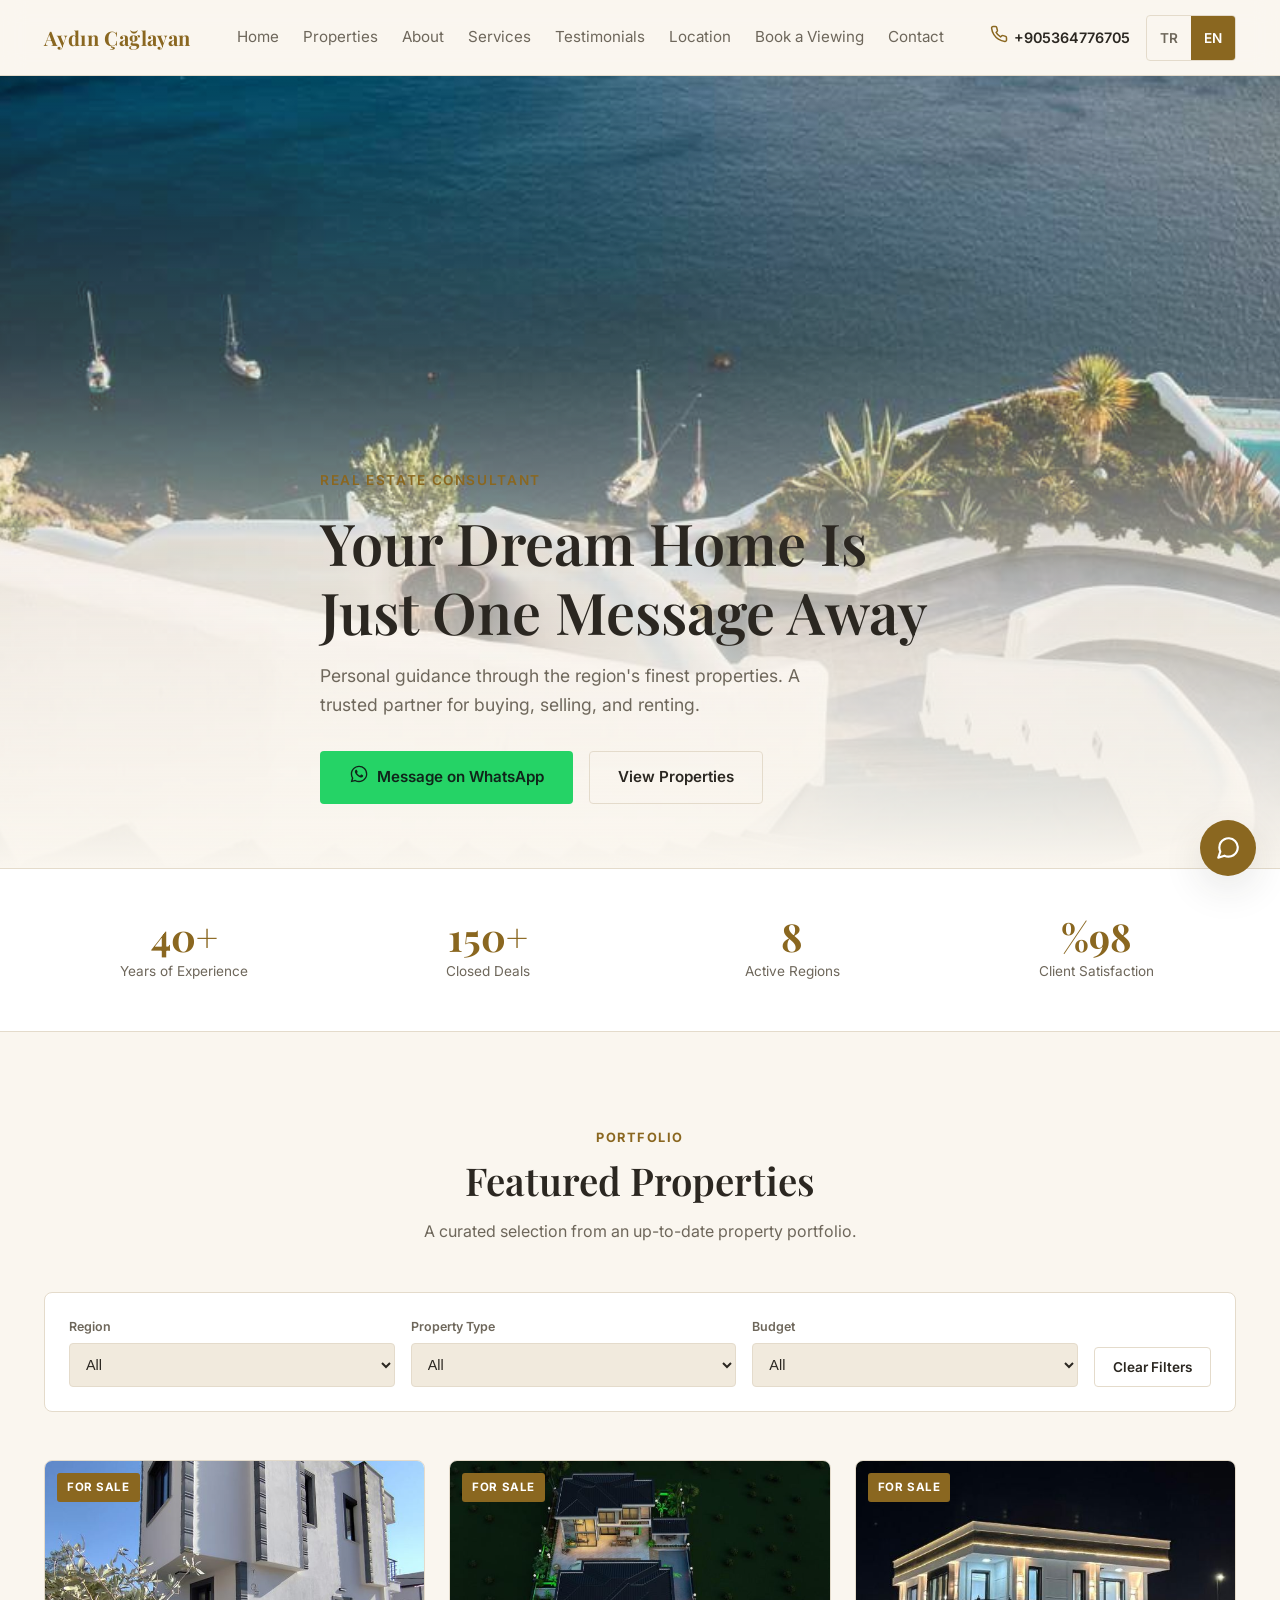
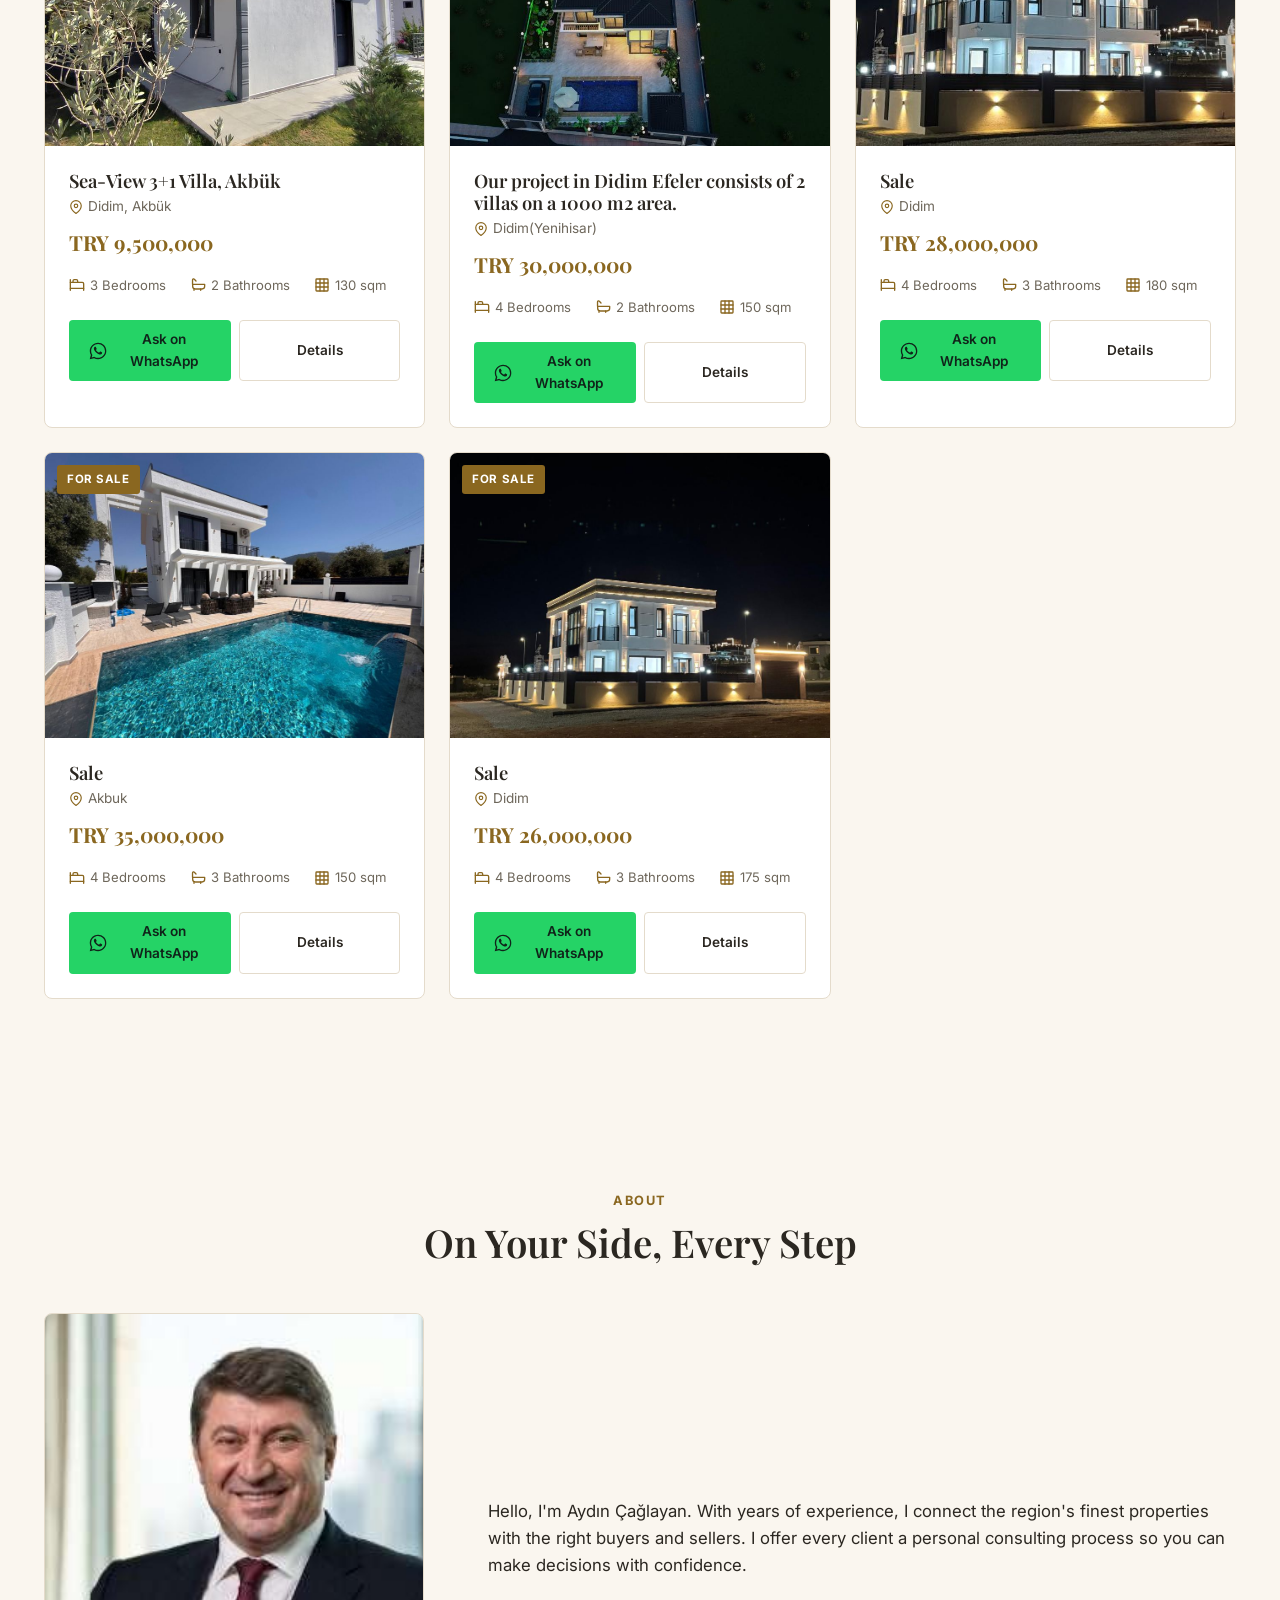
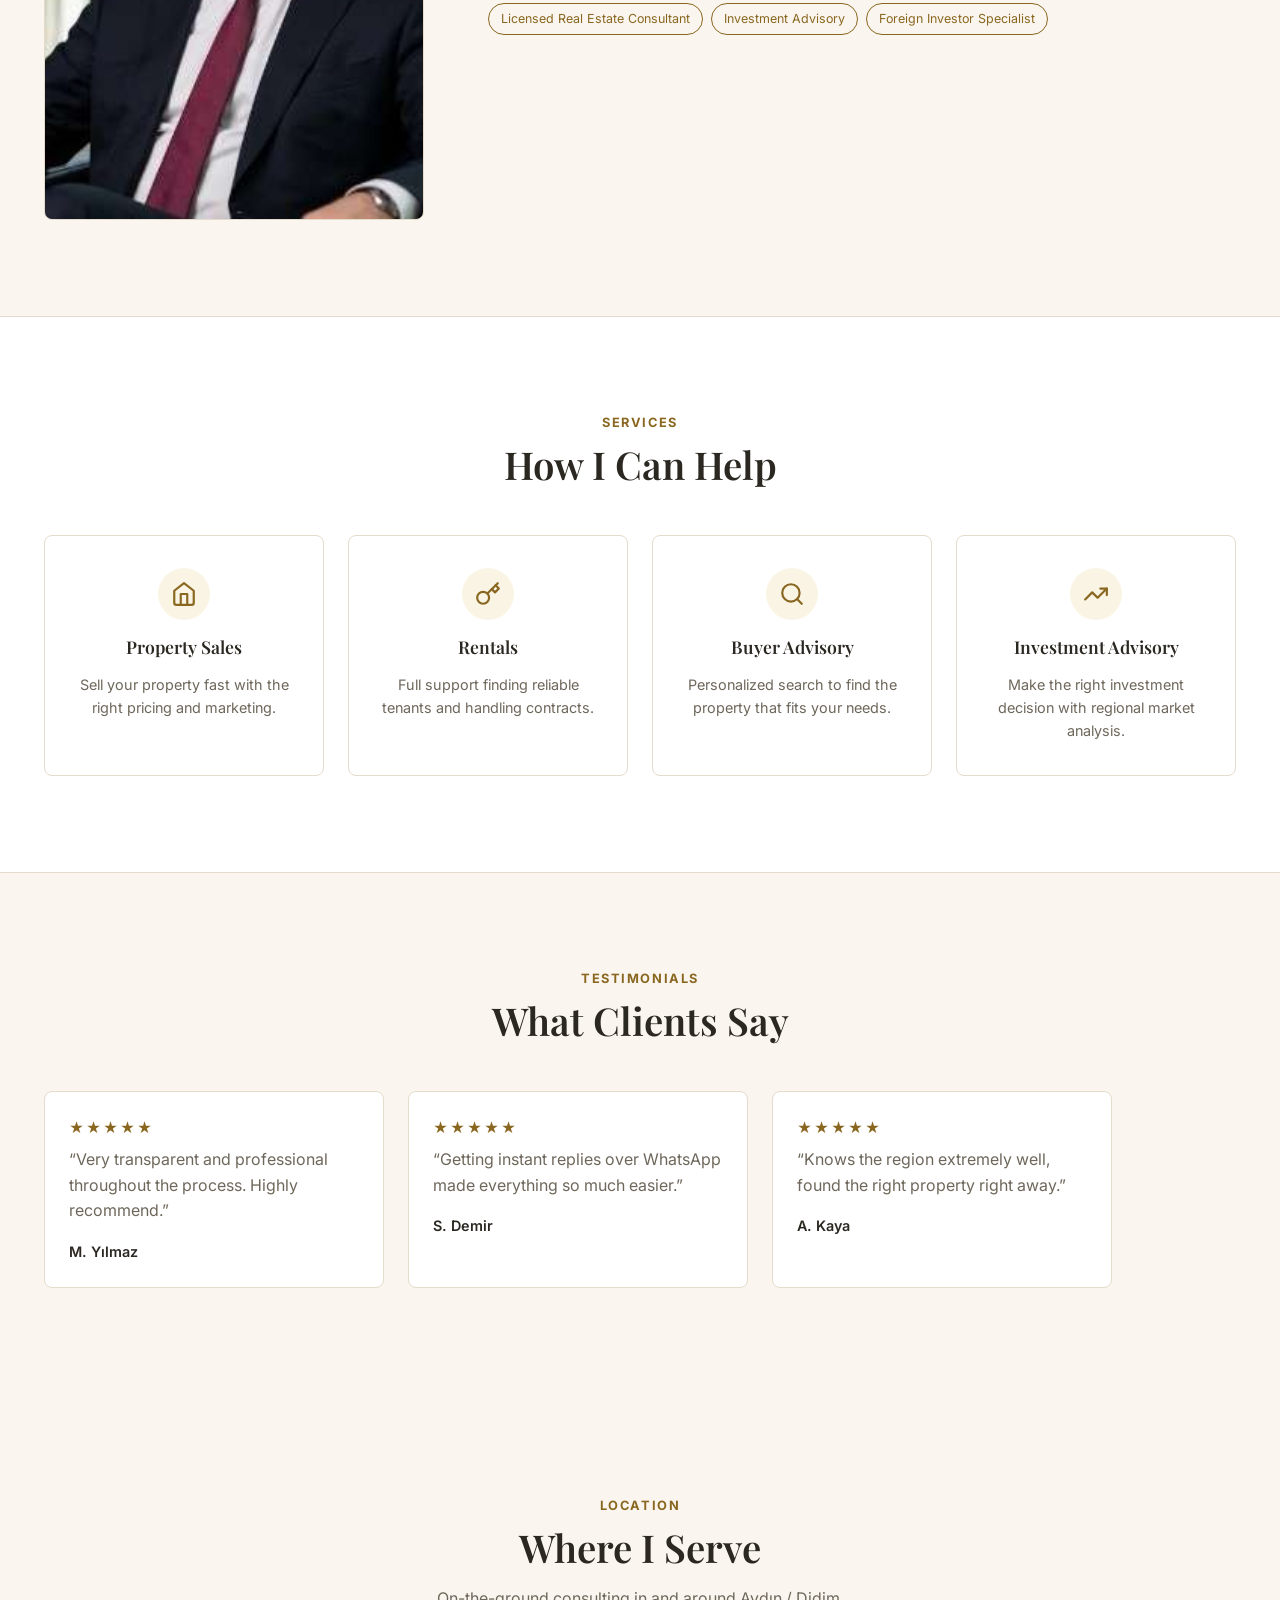
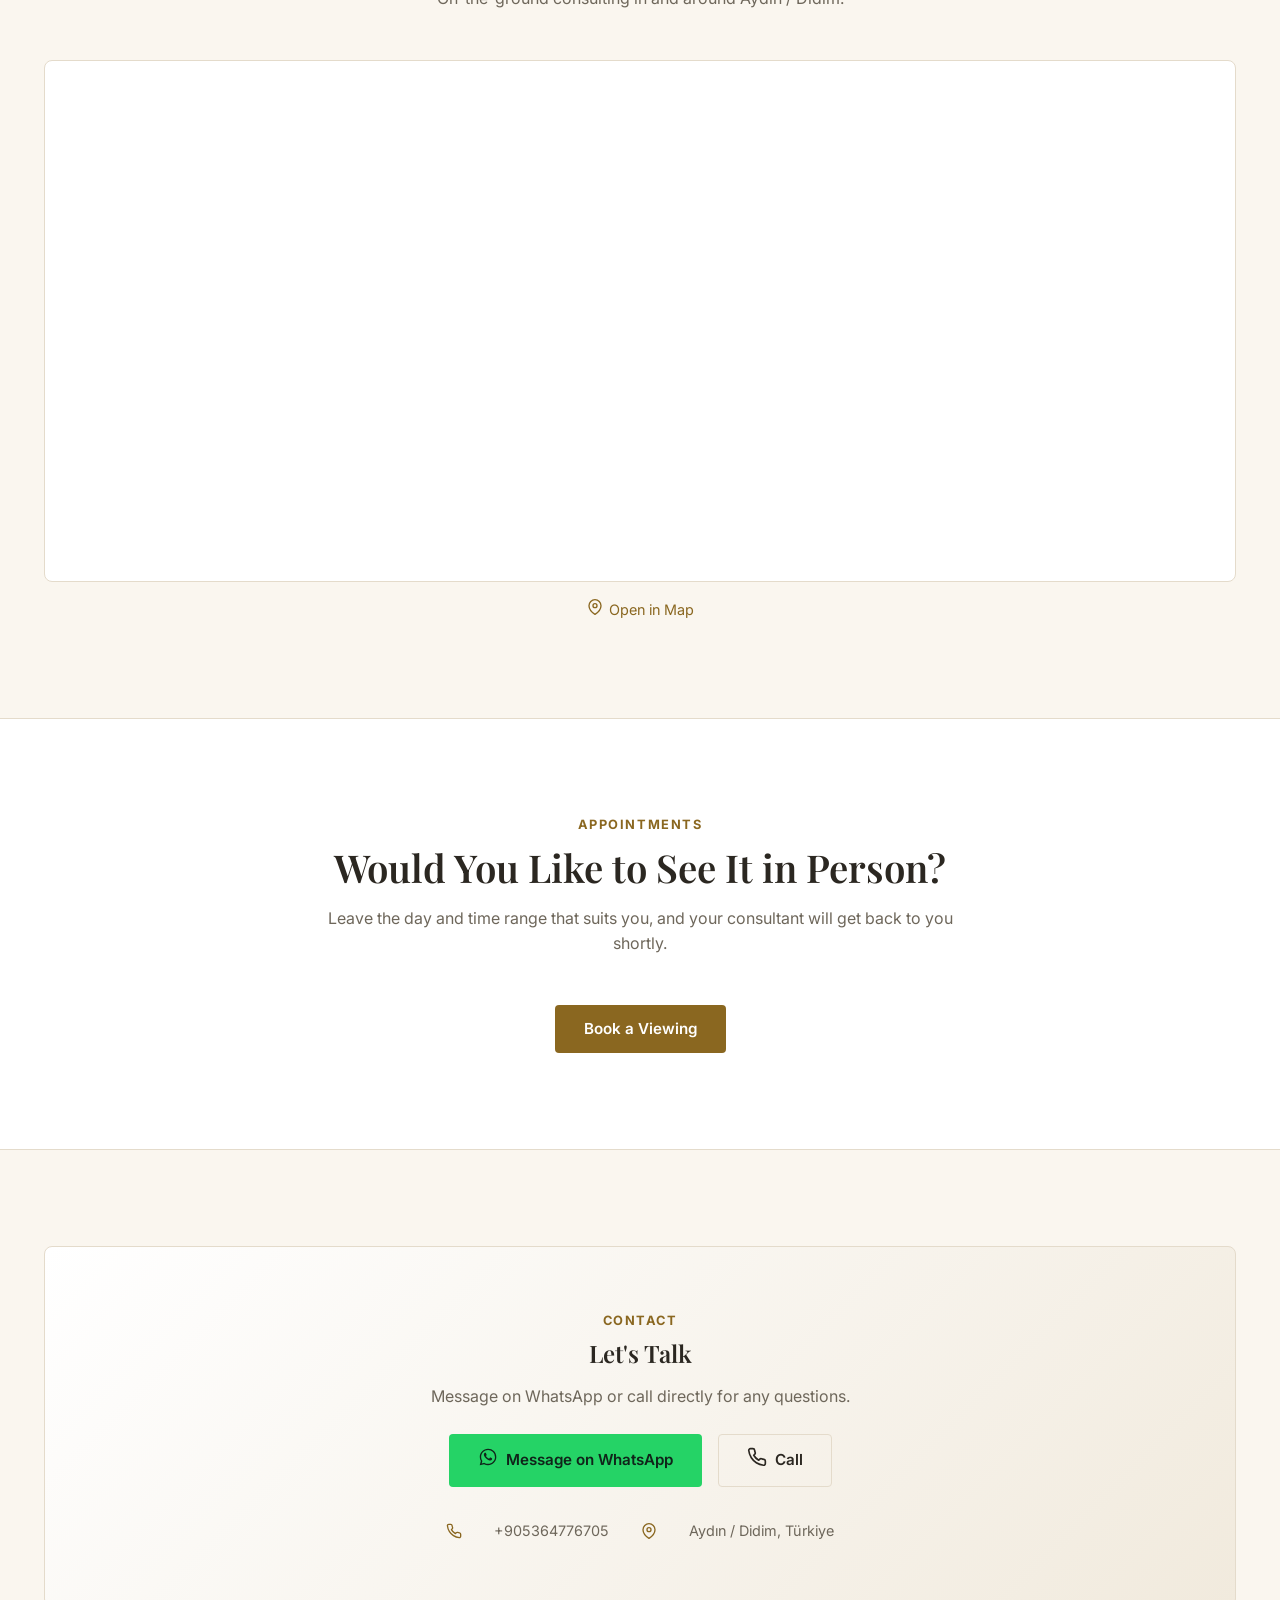
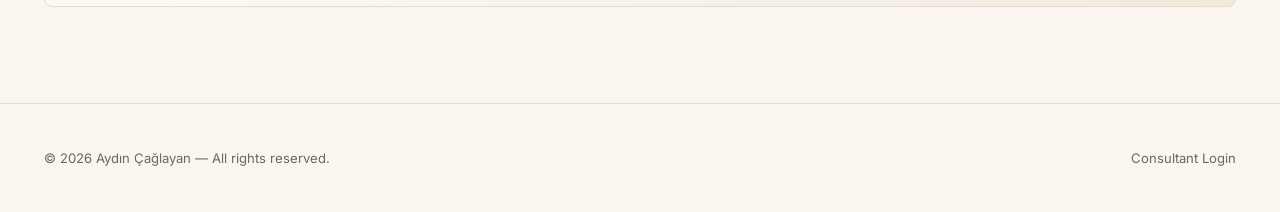
<file: index.html>
<!DOCTYPE html>
<html lang="tr">
<head>
<meta charset="UTF-8">
<meta name="viewport" content="width=device-width, initial-scale=1.0">
<title>Emlak Danışmanı | Premium Gayrimenkul Danışmanlığı</title>
<meta name="description" content="Bölgenin en değerli mülklerinde kişisel emlak danışmanlığı. Alım, satım ve kiralama süreçlerinizde güvenilir bir ortak.">
<meta property="og:title" content="Emlak Danışmanı | Premium Gayrimenkul Danışmanlığı">
<meta property="og:type" content="website">
<meta name="google" content="notranslate">
<link rel="icon" href="favicon.svg" type="image/svg+xml">
<link rel="preload" as="image" href="assets/img/hero/hero.jpg" fetchpriority="high">
<link rel="preconnect" href="https://fonts.googleapis.com" crossorigin>
<link rel="preconnect" href="https://fonts.gstatic.com" crossorigin>
<link rel="preload" as="style" href="https://fonts.googleapis.com/css2?family=Playfair+Display:wght@600;700&family=Inter:wght@400;600;700&display=swap">
<link rel="stylesheet" href="https://fonts.googleapis.com/css2?family=Playfair+Display:wght@600;700&family=Inter:wght@400;600;700&display=swap" media="print" onload="this.media='all'">
<noscript><link rel="stylesheet" href="https://fonts.googleapis.com/css2?family=Playfair+Display:wght@600;700&family=Inter:wght@400;600;700&display=swap"></noscript>
<link rel="stylesheet" href="assets/css/style.css">
</head>
<body>
<a href="#main" class="skip-link">İçeriğe geç</a>

<header class="site-header">
  <div class="container">
    <a href="index.html" class="brand"><span data-site-name>AD SOYAD</span></a>
    <nav class="main-nav" aria-label="Ana menü" data-i18n-aria="aria_main_nav">
      <ul id="main-nav-list">
        <li><a href="#hero" data-i18n="nav_home">Anasayfa</a></li>
        <li><a href="#ilanlar" data-i18n="nav_properties">İlanlar</a></li>
        <li><a href="#hakkimda" data-i18n="nav_about">Hakkımda</a></li>
        <li><a href="#hizmetler" data-i18n="nav_services">Hizmetler</a></li>
        <li><a href="#yorumlar" data-i18n="nav_testimonials">Yorumlar</a></li>
        <li><a href="#konum" data-i18n="map_eyebrow">Konum</a></li>
        <li><a href="#randevu" data-i18n="appt_nav">Randevu</a></li>
        <li><a href="#iletisim" data-i18n="nav_contact">İletişim</a></li>
      </ul>
    </nav>
    <div class="header-actions">
      <a class="tel-link" data-tel-link href="tel:">
        <span data-icon="phone"></span>
        <span data-tel-text>Telefon</span>
      </a>
      <div class="lang-switch" role="group" aria-label="Dil seçimi" data-i18n-aria="aria_lang_switch">
        <button type="button" data-lang="tr" aria-pressed="true">TR</button>
        <button type="button" data-lang="en" aria-pressed="false">EN</button>
      </div>
      <button class="nav-toggle" aria-label="Menüyü aç" aria-expanded="false" aria-controls="main-nav-list" data-i18n-aria="aria_menu_open">
        <span data-icon="menu"></span>
      </button>
    </div>
  </div>
</header>

<main id="main">

  <!-- HERO -->
  <section class="hero" id="hero">
    <div class="hero-bg" id="hero-bg"></div>
    <div class="container">
      <div class="hero-content">
        <div class="hero-eyebrow" data-hero-eyebrow>Emlak Danışmanı</div>
        <h1 data-hero-title>Hayalinizdeki Eve Bir Mesaj Kadar Yakınsınız</h1>
        <p class="hero-sub" data-hero-sub>Bölgenin en değerli mülklerinde kişisel danışmanlık.</p>
        <div class="hero-cta">
          <a class="btn btn-wa" data-wa-link href="#" target="_blank" rel="noopener">
            <span data-icon="whatsapp"></span>
            <span data-i18n="hero_cta_whatsapp">WhatsApp'tan Yazın</span>
          </a>
          <a class="btn btn-outline" href="#ilanlar">
            <span data-i18n="hero_cta_properties">İlanları Gör</span>
          </a>
        </div>
      </div>
    </div>
  </section>

  <!-- GÜVEN BANDI -->
  <section class="stats-bar">
    <div class="container">
      <div class="stats-grid" id="stats-grid"></div>
    </div>
  </section>

  <!-- İLANLAR -->
  <section id="ilanlar">
    <div class="container">
      <div class="section-head">
        <div class="section-eyebrow" data-i18n="properties_eyebrow">Portföy</div>
        <h2 data-i18n="properties_title">Öne Çıkan İlanlar</h2>
        <p data-i18n="properties_sub">Özenle seçilmiş, güncel mülk portföyünden bir seçki.</p>
      </div>

      <div class="filter-bar">
        <div class="filter-field">
          <label for="filter-region" data-i18n="filter_region">Bölge</label>
          <select id="filter-region"></select>
        </div>
        <div class="filter-field">
          <label for="filter-type" data-i18n="filter_type">Mülk Tipi</label>
          <select id="filter-type"></select>
        </div>
        <div class="filter-field">
          <label for="filter-budget" data-i18n="filter_budget">Bütçe</label>
          <select id="filter-budget">
            <option value="" data-i18n="filter_all">Tümü</option>
            <option value="0-2000000">0 - 2.000.000</option>
            <option value="2000000-5000000">2.000.000 - 5.000.000</option>
            <option value="5000000-10000000">5.000.000 - 10.000.000</option>
            <option value="10000000-999999999">10.000.000+</option>
          </select>
        </div>
        <button type="button" id="filter-reset" class="btn btn-outline btn-sm filter-reset" data-i18n="filter_reset">Filtreyi Temizle</button>
      </div>

      <div class="property-grid" id="property-grid"></div>
    </div>
  </section>

  <!-- HAKKIMDA -->
  <section id="hakkimda">
    <div class="container">
      <div class="section-head">
        <div class="section-eyebrow" data-i18n="about_eyebrow">Hakkımda</div>
        <h2 data-i18n="about_title">Sizinle Aynı Hedefte</h2>
      </div>
      <div class="about-grid">
        <div class="about-photo">
          <img id="about-photo-img" src="assets/img/agent/placeholder.svg" alt="" width="380" height="507" loading="lazy">
        </div>
        <div>
          <p id="about-story" style="font-size:1.05rem; color:var(--text);"></p>
          <div class="about-badges" id="about-badges"></div>
        </div>
      </div>
    </div>
  </section>

  <!-- HİZMETLER -->
  <section id="hizmetler" style="background:var(--surface); border-top:1px solid var(--border); border-bottom:1px solid var(--border);">
    <div class="container">
      <div class="section-head">
        <div class="section-eyebrow" data-i18n="services_eyebrow">Hizmetler</div>
        <h2 data-i18n="services_title">Nasıl Yardımcı Olabilirim</h2>
      </div>
      <div class="services-grid" id="services-grid"></div>
    </div>
  </section>

  <!-- YORUMLAR -->
  <section id="yorumlar">
    <div class="container">
      <div class="section-head">
        <div class="section-eyebrow" data-i18n="testimonials_eyebrow">Referanslar</div>
        <h2 data-i18n="testimonials_title">Müşterilerim Ne Diyor</h2>
      </div>
      <div class="testimonials-track" id="testimonials-track" tabindex="0" role="region" data-i18n-aria="aria_testimonials" aria-label="Müşteri yorumları, yatay kaydırılabilir"></div>
    </div>
  </section>

  <!-- KONUM / HARİTA -->
  <section id="konum">
    <div class="container">
      <div class="section-head">
        <div class="section-eyebrow" data-i18n="map_eyebrow">Konum</div>
        <h2 data-i18n="map_title">Nerede Hizmet Veriyorum</h2>
        <p data-i18n="map_sub">Aydın / Didim ve çevresinde yerinde danışmanlık.</p>
      </div>
      <div class="map-wrap reveal">
        <iframe id="map-frame" src="" title="Hizmet bölgesi haritası" loading="lazy" referrerpolicy="no-referrer-when-downgrade"></iframe>
      </div>
      <div style="text-align:center;">
        <a id="map-open-link" class="map-link" href="#" target="_blank" rel="noopener">
          <span data-icon="pin"></span>
          <span data-i18n="map_open">Haritada Aç</span>
        </a>
      </div>
    </div>
  </section>

  <!-- RANDEVU -->
  <section id="randevu" style="background:var(--surface); border-top:1px solid var(--border); border-bottom:1px solid var(--border);">
    <div class="container">
      <div class="section-head">
        <div class="section-eyebrow" data-i18n="appt_eyebrow">Randevu</div>
        <h2 data-i18n="appt_title">Yerinde Görmek İster misiniz?</h2>
        <p data-i18n="appt_sub">Uygun olduğunuz günü ve saat aralığını bırakın, danışmanınız en kısa sürede size dönüş yapsın.</p>
      </div>
      <div class="appt-section-actions">
        <button type="button" class="btn btn-gold" id="appt-open" data-i18n="appt_cta">Randevu Al</button>
      </div>
    </div>
  </section>

  <!-- İLETİŞİM -->
  <section id="iletisim">
    <div class="container">
      <div class="contact-panel">
        <div class="section-eyebrow" data-i18n="contact_eyebrow">İletişim</div>
        <h2 data-i18n="contact_title">Hemen Görüşelim</h2>
        <p data-i18n="contact_sub">Sorularınız için WhatsApp'tan yazabilir ya da doğrudan arayabilirsiniz.</p>
        <div class="contact-actions">
          <a class="btn btn-wa" data-wa-link href="#" target="_blank" rel="noopener">
            <span data-icon="whatsapp"></span>
            <span data-i18n="hero_cta_whatsapp">WhatsApp'tan Yazın</span>
          </a>
          <a class="btn btn-outline" data-tel-link href="tel:">
            <span data-icon="phone"></span>
            <span data-i18n="btn_call">Ara</span>
          </a>
        </div>
        <div class="contact-info">
          <span data-icon="phone"></span><span data-tel-text>Telefon</span>
          <span data-icon="pin"></span><span data-region-text>Bölge</span>
        </div>
      </div>
    </div>
  </section>

</main>

<footer class="site-footer">
  <div class="container footer-row">
    <div class="footer-copy">&copy; <span id="footer-year"></span> <span data-site-name>AD SOYAD</span> — <span data-i18n="footer_rights">Tüm hakları saklıdır.</span></div>
    <div class="footer-social">
      <a href="#" aria-label="Instagram" data-icon="instagram" data-social="instagram" target="_blank" rel="noopener"></a>
      <a href="#" aria-label="LinkedIn" data-icon="linkedin" data-social="linkedin" target="_blank" rel="noopener"></a>
    </div>
    <a href="admin/" class="footer-admin-link" rel="nofollow" data-i18n="footer_admin">Danışman Girişi</a>
  </div>
</footer>

<!-- Mobil sabit CTA bar -->
<div class="mobile-cta-bar">
  <div class="row">
    <a class="call" data-tel-link href="tel:"><span data-icon="phone"></span><span data-i18n="btn_call">Ara</span></a>
    <a class="wa" data-wa-link href="#" target="_blank" rel="noopener"><span data-icon="whatsapp"></span>WhatsApp</a>
  </div>
</div>

<script src="assets/js/site-config.js" defer></script>
<script src="assets/js/properties.js" defer></script>
<script src="assets/js/i18n.js" defer></script>
<script src="assets/js/app.js" defer></script>
<script src="assets/js/chat.js" defer></script>
<script src="assets/js/appointment.js" defer></script>
<script defer>document.addEventListener("DOMContentLoaded", function () { document.getElementById("footer-year").textContent = new Date().getFullYear(); });</script>
</body>
</html>
</file>
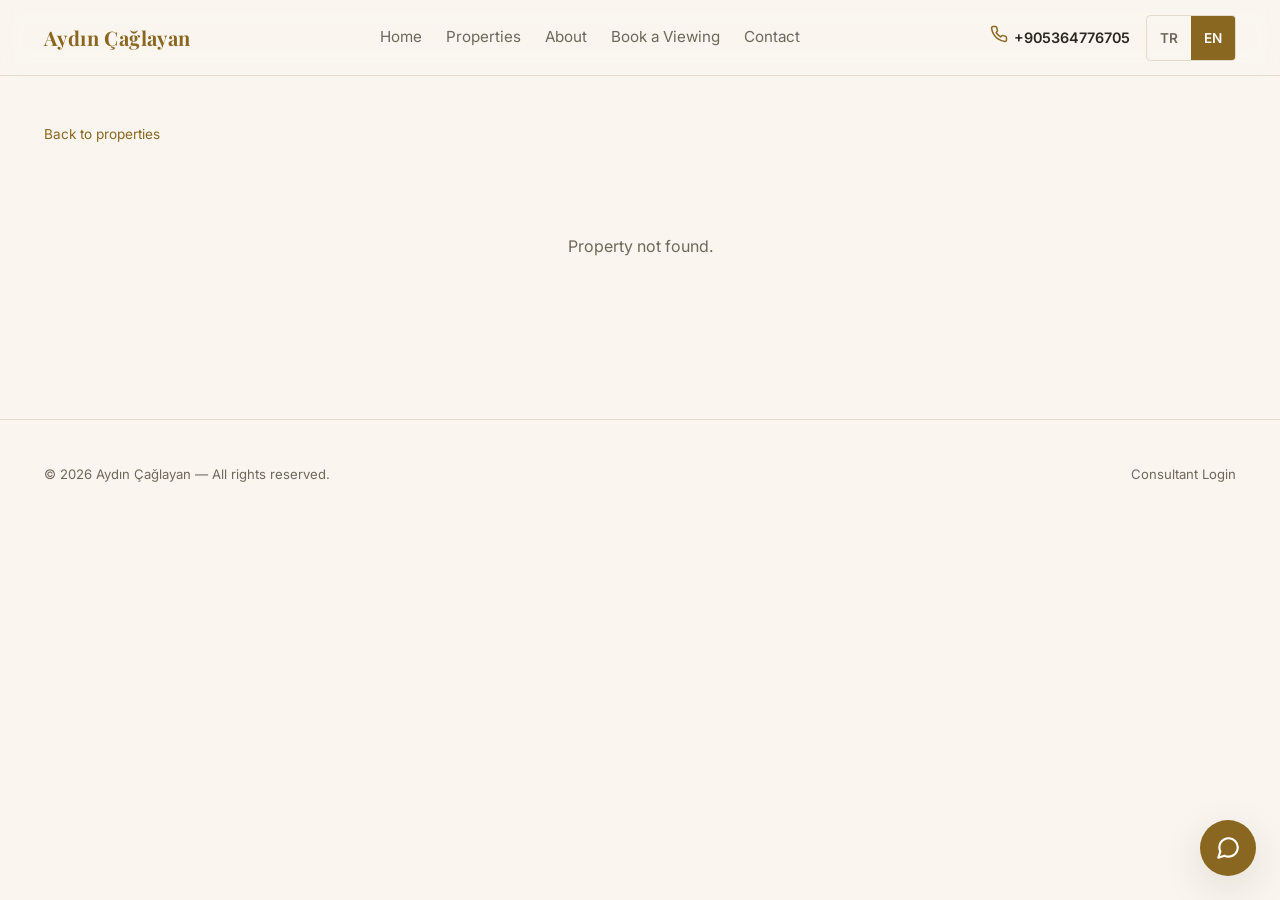
<file: ilan.html>
<!DOCTYPE html>
<html lang="tr">
<head>
<meta charset="UTF-8">
<meta name="viewport" content="width=device-width, initial-scale=1.0">
<title id="page-title">İlan Detayı | Emlak Danışmanı</title>
<meta name="description" content="Mülk ilan detayları">
<meta name="google" content="notranslate">
<link rel="icon" href="favicon.svg" type="image/svg+xml">
<link rel="preconnect" href="https://fonts.googleapis.com" crossorigin>
<link rel="preconnect" href="https://fonts.gstatic.com" crossorigin>
<link rel="preload" as="style" href="https://fonts.googleapis.com/css2?family=Playfair+Display:wght@600;700&family=Inter:wght@400;600;700&display=swap">
<link rel="stylesheet" href="https://fonts.googleapis.com/css2?family=Playfair+Display:wght@600;700&family=Inter:wght@400;600;700&display=swap" media="print" onload="this.media='all'">
<noscript><link rel="stylesheet" href="https://fonts.googleapis.com/css2?family=Playfair+Display:wght@600;700&family=Inter:wght@400;600;700&display=swap"></noscript>
<link rel="stylesheet" href="assets/css/style.css">
</head>
<body>
<a href="#main" class="skip-link">İçeriğe geç</a>

<header class="site-header">
  <div class="container">
    <a href="index.html" class="brand"><span data-site-name>AD SOYAD</span></a>
    <nav class="main-nav" aria-label="Ana menü" data-i18n-aria="aria_main_nav">
      <ul id="main-nav-list">
        <li><a href="index.html#hero" data-i18n="nav_home">Anasayfa</a></li>
        <li><a href="index.html#ilanlar" data-i18n="nav_properties">İlanlar</a></li>
        <li><a href="index.html#hakkimda" data-i18n="nav_about">Hakkımda</a></li>
        <li><a href="index.html#randevu" data-i18n="appt_nav">Randevu</a></li>
        <li><a href="index.html#iletisim" data-i18n="nav_contact">İletişim</a></li>
      </ul>
    </nav>
    <div class="header-actions">
      <a class="tel-link" data-tel-link href="tel:">
        <span data-icon="phone"></span>
        <span data-tel-text>Telefon</span>
      </a>
      <div class="lang-switch" role="group" aria-label="Dil seçimi" data-i18n-aria="aria_lang_switch">
        <button type="button" data-lang="tr" aria-pressed="true">TR</button>
        <button type="button" data-lang="en" aria-pressed="false">EN</button>
      </div>
      <button class="nav-toggle" aria-label="Menüyü aç" aria-expanded="false" aria-controls="main-nav-list" data-i18n-aria="aria_menu_open">
        <span data-icon="menu"></span>
      </button>
    </div>
  </div>
</header>

<main id="main">
  <section style="padding-top: var(--space-5);">
    <div class="container">
      <div class="breadcrumb">
        <a href="index.html#ilanlar" data-i18n="detail_back">İlanlara dön</a>
      </div>

      <div id="detail-content">
        <!-- JS ile doldurulur -->
      </div>

      <div id="not-found" class="empty-state" style="display:none;" data-i18n="detail_not_found">İlan bulunamadı.</div>
    </div>
  </section>

  <section id="similar-section" style="display:none;">
    <div class="container">
      <div class="section-head">
        <h2 data-i18n="detail_similar">Benzer İlanlar</h2>
      </div>
      <div class="property-grid" id="similar-grid"></div>
    </div>
  </section>
</main>

<footer class="site-footer">
  <div class="container footer-row">
    <div class="footer-copy">&copy; <span id="footer-year"></span> <span data-site-name>AD SOYAD</span> — <span data-i18n="footer_rights">Tüm hakları saklıdır.</span></div>
    <div class="footer-social">
      <a href="#" aria-label="Instagram" data-icon="instagram" data-social="instagram" target="_blank" rel="noopener"></a>
      <a href="#" aria-label="LinkedIn" data-icon="linkedin" data-social="linkedin" target="_blank" rel="noopener"></a>
    </div>
    <a href="admin/" class="footer-admin-link" rel="nofollow" data-i18n="footer_admin">Danışman Girişi</a>
  </div>
</footer>

<div class="mobile-cta-bar">
  <div class="row">
    <a class="call" data-tel-link href="tel:"><span data-icon="phone"></span><span data-i18n="btn_call">Ara</span></a>
    <a class="wa" id="mobile-wa" href="#" target="_blank" rel="noopener"><span data-icon="whatsapp"></span>WhatsApp</a>
  </div>
</div>

<script src="assets/js/site-config.js" defer></script>
<script src="assets/js/properties.js" defer></script>
<script src="assets/js/i18n.js" defer></script>
<script src="assets/js/app.js" defer></script>
<script src="assets/js/lightbox.js" defer></script>
<script src="assets/js/tour.js" defer></script>
<script src="assets/js/property-detail.js" defer></script>
<script src="assets/js/chat.js" defer></script>
<script src="assets/js/appointment.js" defer></script>
<script defer>document.addEventListener("DOMContentLoaded", function () { document.getElementById("footer-year").textContent = new Date().getFullYear(); });</script>
</body>
</html>
</file>
<file: assets/css/style.css>
/* ============================================================
   EMLAK DANIŞMANI — DESIGN TOKENS
   Koyu lüks tema · Playfair Display (başlık) + Inter (gövde)
   Tüm renk çiftleri WCAG AA (>=4.5:1) doğrulanmıştır.
   ============================================================ */

:root {
  /* Renk — sade "bej & beyaz": açık, sıcak, minimal; koyu antik altın vurgu */
  --bg: #FAF6EF;
  --surface: #FFFFFF;
  --surface-2: #F1EADD;
  --text: #2B2721;
  --text-muted: #6E675B;
  --gold: #8A6720;
  --gold-ink: #FFFFFF;
  --wa: #25D366;
  --wa-ink: #10241A;
  --border: #E4DBCB;
  /* Açık tema: header/menü için açık yarı saydam; modal karartması ayrı (--scrim) */
  --overlay: rgba(250, 246, 239, 0.72);
  --overlay-strong: rgba(250, 246, 239, 0.88);
  --scrim: rgba(38, 33, 25, 0.55);

  /* Tipografi */
  --font-heading: 'Playfair Display', Georgia, 'Times New Roman', serif;
  --font-body: 'Inter', -apple-system, BlinkMacSystemFont, 'Segoe UI', sans-serif;

  /* Boşluk ölçeği — spacious */
  --space-1: 8px;
  --space-2: 16px;
  --space-3: 24px;
  --space-4: 32px;
  --space-5: 48px;
  --space-6: 64px;
  --space-7: 96px;

  /* Diğer */
  --radius: 4px;
  --radius-lg: 8px;
  --shadow: 0 12px 40px rgba(43, 39, 33, 0.12);
  --transition: 250ms ease;
  --nav-height: 76px;
  --mobile-bar-height: 64px;
  --max-width: 1240px;
}

/* Reset */
*, *::before, *::after { box-sizing: border-box; }
/* `hidden` özniteliği, display:flex/grid tanımlı bileşenlerde (lightbox, sohbet
   paneli) sınıf seçicisi tarafından eziliyordu; kapatma (X) çalışmıyordu. */
[hidden] { display: none !important; }
html { scroll-behavior: smooth; }
body {
  margin: 0;
  background: var(--bg);
  color: var(--text);
  font-family: var(--font-body);
  font-size: 16px;
  line-height: 1.6;
  padding-top: var(--nav-height);
  overflow-x: hidden;
}
@media (max-width: 767px) {
  body { padding-bottom: var(--mobile-bar-height); }
}
img { max-width: 100%; display: block; }
a { color: inherit; text-decoration: none; }
h1, h2, h3, h4 {
  font-family: var(--font-heading);
  font-weight: 600;
  line-height: 1.2;
  margin: 0 0 var(--space-2);
}
p { margin: 0 0 var(--space-2); color: var(--text-muted); }
button { font-family: inherit; cursor: pointer; }
.container {
  max-width: var(--max-width);
  margin: 0 auto;
  padding: 0 var(--space-3);
}
section { padding: var(--space-7) 0; }
@media (max-width: 767px) {
  section { padding: var(--space-5) 0; }
}

/* Erişilebilirlik: skip link */
.skip-link {
  position: absolute;
  left: -999px;
  top: 0;
  background: var(--gold);
  color: var(--gold-ink);
  padding: var(--space-1) var(--space-2);
  z-index: 200;
}
.skip-link:focus {
  left: var(--space-2);
  top: var(--space-2);
}

/* Focus görünürlüğü — kaldırılmaz, sadece görsel iyileştirilir */
:focus-visible {
  outline: 2px solid var(--gold);
  outline-offset: 3px;
}

/* Reduced motion */
@media (prefers-reduced-motion: reduce) {
  *, *::before, *::after {
    animation-duration: 0.001ms !important;
    animation-iteration-count: 1 !important;
    transition-duration: 0.001ms !important;
    scroll-behavior: auto !important;
  }
}

/* ============================================================
   HEADER
   ============================================================ */
.site-header {
  position: fixed;
  top: 0; left: 0; right: 0;
  height: var(--nav-height);
  background: var(--overlay-strong);
  backdrop-filter: blur(12px);
  -webkit-backdrop-filter: blur(12px);
  border-bottom: 1px solid var(--border);
  z-index: 100;
}
.site-header .container {
  height: 100%;
  display: flex;
  align-items: center;
  justify-content: space-between;
  gap: var(--space-3);
}
.brand {
  font-family: var(--font-heading);
  font-size: 1.25rem;
  font-weight: 700;
  color: var(--text);
  letter-spacing: 0.02em;
  white-space: nowrap;
}
.brand span { color: var(--gold); }
.main-nav { display: flex; align-items: center; gap: var(--space-4); }
.main-nav ul {
  list-style: none;
  display: flex;
  gap: var(--space-3);
  margin: 0; padding: 0;
}
.main-nav a {
  font-size: 0.95rem;
  color: var(--text-muted);
  transition: color var(--transition);
  min-height: 44px;
  display: flex;
  align-items: center;
}
.main-nav a:hover, .main-nav a:focus-visible { color: var(--gold); }
.header-actions { display: flex; align-items: center; gap: var(--space-2); }
.lang-switch {
  display: flex;
  border: 1px solid var(--border);
  border-radius: var(--radius);
  overflow: hidden;
}
.lang-switch button {
  background: transparent;
  border: none;
  color: var(--text-muted);
  padding: 8px 12px;
  font-size: 0.85rem;
  font-weight: 600;
  min-height: 44px;
  min-width: 44px;
  transition: background var(--transition), color var(--transition);
}
.lang-switch button[aria-pressed="true"] {
  background: var(--gold);
  color: var(--gold-ink);
}
.tel-link {
  display: inline-flex;
  align-items: center;
  gap: 6px;
  font-size: 0.9rem;
  font-weight: 600;
  color: var(--text);
  min-height: 44px;
  white-space: nowrap;
}
.tel-link svg { width: 18px; height: 18px; stroke: var(--gold); flex-shrink: 0; }
.nav-toggle {
  display: none;
  background: none;
  border: none;
  min-width: 44px;
  min-height: 44px;
  align-items: center;
  justify-content: center;
}
.nav-toggle svg { width: 26px; height: 26px; stroke: var(--text); }

@media (max-width: 900px) {
  .nav-toggle { display: flex; }
  .main-nav ul {
    display: none;
    position: absolute;
    top: var(--nav-height);
    left: 0;
    right: 0;
    flex-direction: column;
    gap: 0;
    background: var(--overlay-strong);
    backdrop-filter: blur(12px);
    -webkit-backdrop-filter: blur(12px);
    border-bottom: 1px solid var(--border);
    padding: 0 var(--space-3);
    max-height: calc(100vh - var(--nav-height));
    overflow-y: auto;
  }
  .main-nav ul.nav-open { display: flex; }
  .main-nav ul li { border-top: 1px solid var(--border); }
  .main-nav ul li:first-child { border-top: none; }
  .main-nav a { width: 100%; }
  .tel-link span { display: none; }
}
@media (max-width: 600px) {
  .brand { font-size: 1.05rem; }
}
@media (max-width: 380px) {
  .site-header .container { padding: 0 var(--space-2); }
  .header-actions { gap: 8px; }
  .lang-switch button { min-width: 36px; padding: 8px; }
  .nav-toggle { min-width: 40px; }
}

/* ============================================================
   BUTONLAR
   ============================================================ */
.btn {
  display: inline-flex;
  align-items: center;
  justify-content: center;
  gap: 8px;
  min-height: 48px;
  padding: 12px 28px;
  border-radius: var(--radius);
  font-size: 0.95rem;
  font-weight: 600;
  border: 1px solid transparent;
  transition: transform var(--transition), background var(--transition), border-color var(--transition);
  white-space: nowrap;
}
.btn:hover { transform: translateY(-1px); }
.btn svg { width: 20px; height: 20px; flex-shrink: 0; }
.btn-gold { background: var(--gold); color: var(--gold-ink); }
.btn-gold:hover { background: #dbb62c; }
.btn-wa { background: var(--wa); color: var(--wa-ink); }
.btn-wa:hover { background: #2fe374; }
.btn-outline {
  background: transparent;
  color: var(--text);
  border-color: var(--border);
}
.btn-outline:hover { border-color: var(--gold); color: var(--gold); }
.btn-block { width: 100%; }
.btn-sm { min-height: 40px; padding: 8px 18px; font-size: 0.85rem; }

/* ============================================================
   HERO
   ============================================================ */
.hero {
  position: relative;
  min-height: 88vh;
  display: flex;
  align-items: flex-end;
  overflow: hidden;
  padding-bottom: var(--space-6);
}
.hero-bg {
  position: absolute;
  inset: -2%;
  background: var(--surface);
  background-size: cover;
  background-position: center;
  animation: heroKenBurns 24s ease-in-out infinite;
  will-change: transform;
}
.hero::before {
  content: "";
  position: absolute;
  inset: 0;
  background: linear-gradient(180deg, rgba(250,246,239,0) 0%, rgba(250,246,239,0.20) 35%, rgba(250,246,239,0.72) 72%, var(--bg) 100%);
  z-index: 1;
}
.hero-content { position: relative; z-index: 2; max-width: 640px; }
.hero-eyebrow {
  color: var(--gold);
  font-size: 0.85rem;
  font-weight: 600;
  letter-spacing: 0.12em;
  text-transform: uppercase;
  margin-bottom: var(--space-2);
  opacity: 0;
  animation: heroFadeUp 800ms ease forwards;
  animation-delay: 150ms;
}
.hero h1 {
  font-size: clamp(2.2rem, 5vw, 3.6rem);
  margin-bottom: var(--space-2);
  color: var(--text);
  opacity: 0;
  animation: heroFadeUp 900ms ease forwards;
  animation-delay: 320ms;
}
.hero-sub {
  font-size: 1.1rem;
  color: var(--text-muted);
  max-width: 46ch;
  margin-bottom: var(--space-4);
  opacity: 0;
  animation: heroFadeUp 900ms ease forwards;
  animation-delay: 520ms;
}
.hero-cta {
  display: flex; gap: var(--space-2); flex-wrap: wrap;
  opacity: 0;
  animation: heroFadeUp 900ms ease forwards;
  animation-delay: 720ms;
}

@keyframes heroKenBurns {
  0%   { transform: scale(1.06) translate3d(-1.2%, -0.8%, 0); }
  50%  { transform: scale(1.14) translate3d(1.2%, 0.8%, 0); }
  100% { transform: scale(1.06) translate3d(-1.2%, -0.8%, 0); }
}
@keyframes heroFadeUp {
  from { opacity: 0; transform: translateY(18px); }
  to { opacity: 1; transform: translateY(0); }
}
@media (prefers-reduced-motion: reduce) {
  .hero-bg { animation: none; }
  .hero-eyebrow, .hero h1, .hero-sub, .hero-cta { opacity: 1; animation: none; transform: none; }
}

/* Güven bandı */
.stats-bar { background: var(--surface); border-top: 1px solid var(--border); border-bottom: 1px solid var(--border); padding: var(--space-5) 0; }
.stats-grid {
  display: grid;
  grid-template-columns: repeat(4, 1fr);
  gap: var(--space-3);
  text-align: center;
}
.stat-num {
  font-family: var(--font-heading);
  font-size: clamp(1.8rem, 3vw, 2.6rem);
  color: var(--gold);
  font-weight: 700;
  line-height: 1;
  margin-bottom: 6px;
}
.stat-label { font-size: 0.85rem; color: var(--text-muted); }
@media (max-width: 700px) {
  .stats-grid { grid-template-columns: repeat(2, 1fr); gap: var(--space-4); }
}

/* ============================================================
   SECTION HEADINGS
   ============================================================ */
.section-head { max-width: 640px; margin: 0 auto var(--space-5); text-align: center; }
.section-eyebrow {
  color: var(--gold);
  font-size: 0.8rem;
  font-weight: 700;
  letter-spacing: 0.12em;
  text-transform: uppercase;
  margin-bottom: var(--space-1);
}
.section-head h2 { font-size: clamp(1.8rem, 3.5vw, 2.4rem); }
.section-head p { margin: 0; }

/* ============================================================
   FİLTRE
   ============================================================ */
.filter-bar {
  display: flex;
  flex-wrap: wrap;
  gap: var(--space-2);
  background: var(--surface);
  border: 1px solid var(--border);
  border-radius: var(--radius-lg);
  padding: var(--space-3);
  margin-bottom: var(--space-5);
}
.filter-field { display: flex; flex-direction: column; gap: 6px; flex: 1 1 160px; }
.filter-field label { font-size: 0.78rem; color: var(--text-muted); font-weight: 600; }
.filter-field select {
  background: var(--surface-2);
  border: 1px solid var(--border);
  color: var(--text);
  padding: 10px 12px;
  border-radius: var(--radius);
  font-size: 0.9rem;
  min-height: 44px;
}
.filter-reset { align-self: flex-end; }

/* ============================================================
   İLAN KARTLARI
   ============================================================ */
.property-grid {
  display: grid;
  grid-template-columns: repeat(auto-fill, minmax(min(320px, 100%), 1fr));
  gap: var(--space-3);
}
.property-card {
  background: var(--surface);
  border: 1px solid var(--border);
  border-radius: var(--radius-lg);
  overflow: hidden;
  transition: border-color var(--transition), transform var(--transition);
}
.property-card:hover { border-color: var(--gold); transform: translateY(-3px); }
.property-media {
  display: block;
  position: relative;
  aspect-ratio: 4 / 3;
  background: var(--surface-2);
  overflow: hidden;
}
.property-media img { width: 100%; height: 100%; object-fit: cover; display: block; }
.property-badge {
  position: absolute;
  top: 12px; left: 12px;
  background: var(--gold);
  color: var(--gold-ink);
  font-size: 0.72rem;
  font-weight: 700;
  padding: 5px 10px;
  border-radius: 3px;
  text-transform: uppercase;
  letter-spacing: 0.05em;
}
.property-body { padding: var(--space-3); }
.property-title { font-size: 1.15rem; margin-bottom: 4px; }
.property-loc { font-size: 0.85rem; color: var(--text-muted); margin-bottom: var(--space-1); display: flex; align-items: center; gap: 5px; }
.property-loc svg { width: 14px; height: 14px; stroke: var(--gold); flex-shrink: 0; }
.property-price { font-family: var(--font-heading); font-size: 1.3rem; color: var(--gold); font-weight: 700; margin-bottom: var(--space-2); }
.property-meta { display: flex; gap: var(--space-3); font-size: 0.82rem; color: var(--text-muted); margin-bottom: var(--space-3); flex-wrap: wrap; }
.property-meta span { display: flex; align-items: center; gap: 5px; }
.property-meta svg { width: 16px; height: 16px; stroke: var(--gold); }
.property-actions { display: flex; gap: var(--space-1); }
.property-actions .btn { flex: 1; min-width: 0; white-space: normal; text-align: center; }
.empty-state { text-align: center; padding: var(--space-6) 0; color: var(--text-muted); }
.load-more { text-align: center; margin-top: var(--space-4); }

/* ============================================================
   HAKKIMDA
   ============================================================ */
.about-grid {
  display: grid;
  grid-template-columns: 380px 1fr;
  gap: var(--space-6);
  align-items: center;
}
.about-photo {
  aspect-ratio: 3 / 4;
  border-radius: var(--radius-lg);
  overflow: hidden;
  background: var(--surface);
  border: 1px solid var(--border);
}
.about-photo img { width: 100%; height: 100%; object-fit: cover; }
.about-badges { display: flex; flex-wrap: wrap; gap: var(--space-1); margin-top: var(--space-3); }
.badge-pill {
  font-size: 0.78rem;
  color: var(--gold);
  border: 1px solid var(--gold);
  padding: 5px 12px;
  border-radius: 999px;
}
@media (max-width: 860px) {
  .about-grid { grid-template-columns: 1fr; gap: var(--space-4); }
  .about-photo { max-width: 320px; margin: 0 auto; }
}

/* ============================================================
   HİZMETLER
   ============================================================ */
.services-grid {
  display: grid;
  grid-template-columns: repeat(auto-fit, minmax(240px, 1fr));
  gap: var(--space-3);
}
.service-card {
  background: var(--surface);
  border: 1px solid var(--border);
  border-radius: var(--radius-lg);
  padding: var(--space-4);
  text-align: center;
}
.service-icon {
  width: 52px; height: 52px;
  margin: 0 auto var(--space-2);
  display: flex; align-items: center; justify-content: center;
  background: rgba(201, 162, 39, 0.12);
  border-radius: 50%;
}
.service-icon svg { width: 26px; height: 26px; stroke: var(--gold); }
.service-card h3 { font-size: 1.1rem; }
.service-card p { font-size: 0.9rem; margin: 0; }

/* ============================================================
   YORUMLAR
   ============================================================ */
.testimonials-track {
  display: flex;
  gap: var(--space-3);
  overflow-x: auto;
  scroll-snap-type: x mandatory;
  padding-bottom: var(--space-2);
}
.testimonial-card {
  scroll-snap-align: start;
  flex: 0 0 min(340px, 85vw);
  background: var(--surface);
  border: 1px solid var(--border);
  border-radius: var(--radius-lg);
  padding: var(--space-3);
}
.testimonial-stars { color: var(--gold); font-size: 0.9rem; margin-bottom: var(--space-1); letter-spacing: 2px; }
.testimonial-name { font-weight: 600; margin-top: var(--space-2); font-size: 0.9rem; color: var(--text); }

/* ============================================================
   İLETİŞİM
   ============================================================ */
.contact-panel {
  background: linear-gradient(135deg, var(--surface) 0%, var(--surface-2) 100%);
  border: 1px solid var(--border);
  border-radius: var(--radius-lg);
  padding: var(--space-6);
  text-align: center;
}
.contact-panel h2 { margin-bottom: var(--space-2); }
@media (max-width: 767px) {
  .contact-panel { padding: var(--space-4) var(--space-3); }
}
.contact-actions { display: flex; gap: var(--space-2); justify-content: center; flex-wrap: wrap; margin-top: var(--space-3); }
.contact-info { display: flex; gap: var(--space-4); justify-content: center; margin-top: var(--space-4); flex-wrap: wrap; color: var(--text-muted); font-size: 0.9rem; }
.contact-info span { display: flex; align-items: center; gap: 6px; }
.contact-info svg { width: 16px; height: 16px; stroke: var(--gold); }

/* ============================================================
   HARİTA / KONUM
   ============================================================ */
.map-wrap {
  border: 1px solid var(--border);
  border-radius: var(--radius-lg);
  overflow: hidden;
  aspect-ratio: 16 / 7;
  background: var(--surface);
}
.map-wrap iframe { width: 100%; height: 100%; border: 0; display: block; filter: grayscale(0.15) contrast(1.05); }
.map-link {
  display: inline-flex;
  align-items: center;
  gap: 6px;
  margin-top: var(--space-2);
  font-size: 0.9rem;
  color: var(--gold);
}
.map-link svg { width: 16px; height: 16px; }
@media (max-width: 700px) {
  .map-wrap { aspect-ratio: 4 / 5; }
}

/* ============================================================
   FOOTER
   ============================================================ */
.site-footer { border-top: 1px solid var(--border); padding: var(--space-4) 0; }
.footer-row { display: flex; justify-content: space-between; align-items: center; flex-wrap: wrap; gap: var(--space-2); }
.footer-social { display: flex; gap: var(--space-2); }
.footer-social a {
  width: 40px; height: 40px;
  display: flex; align-items: center; justify-content: center;
  border: 1px solid var(--border);
  border-radius: 50%;
  transition: border-color var(--transition);
}
.footer-social a:hover { border-color: var(--gold); }
.footer-social svg { width: 18px; height: 18px; stroke: var(--text-muted); }
.footer-copy { font-size: 0.82rem; color: var(--text-muted); }
.footer-admin-link {
  font-size: 0.82rem;
  color: var(--text-muted);
  display: inline-flex;
  align-items: center;
  min-height: 44px;
  white-space: nowrap;
  transition: color var(--transition);
}
.footer-admin-link:hover, .footer-admin-link:focus-visible { color: var(--gold); }

/* ============================================================
   MOBİL SABİT CTA BAR
   ============================================================ */
.mobile-cta-bar {
  display: none;
  position: fixed;
  bottom: 0; left: 0; right: 0;
  height: var(--mobile-bar-height);
  background: var(--surface);
  border-top: 1px solid var(--border);
  z-index: 90;
}
.mobile-cta-bar .row { display: flex; height: 100%; }
.mobile-cta-bar a {
  flex: 1;
  display: flex;
  align-items: center;
  justify-content: center;
  gap: 8px;
  font-weight: 600;
  font-size: 0.9rem;
}
.mobile-cta-bar a svg { width: 20px; height: 20px; }
.mobile-cta-bar .call { background: var(--surface); color: var(--text); }
.mobile-cta-bar .wa { background: var(--wa); color: var(--wa-ink); }
@media (max-width: 767px) {
  .mobile-cta-bar { display: block; }
}

/* ============================================================
   SCROLL REVEAL (JS ile .is-visible eklenir)
   ============================================================ */
.reveal { opacity: 0; transform: translateY(24px); transition: opacity 500ms ease, transform 500ms ease; }
.reveal.is-visible { opacity: 1; transform: translateY(0); }
@media (prefers-reduced-motion: reduce) {
  .reveal { opacity: 1; transform: none; transition: none; }
}

/* ============================================================
   İLAN DETAY SAYFASI (ilan.html)
   ============================================================ */
.breadcrumb { font-size: 0.85rem; color: var(--text-muted); margin-bottom: var(--space-3); }
.breadcrumb a { color: var(--gold); }
.detail-gallery {
  display: grid;
  grid-template-columns: 2fr 1fr 1fr;
  grid-template-rows: repeat(2, 200px);
  gap: 8px;
  border-radius: var(--radius-lg);
  overflow: hidden;
  margin-bottom: var(--space-5);
}
.detail-gallery img { width: 100%; height: 100%; object-fit: cover; cursor: pointer; }
.detail-gallery > *:first-child { grid-row: span 2; grid-column: span 1; }
@media (max-width: 760px) {
  .detail-gallery { grid-template-columns: 1fr 1fr; grid-template-rows: 160px 160px; }
  .detail-gallery > *:first-child { grid-row: auto; grid-column: auto; }
  .detail-gallery > *:nth-child(n+5) { display: none; }
}
.detail-head { display: flex; justify-content: space-between; align-items: flex-start; gap: var(--space-3); flex-wrap: wrap; margin-bottom: var(--space-4); }
.detail-head h1 { font-size: clamp(1.6rem, 3vw, 2.2rem); margin-bottom: 6px; }
.detail-status { display: inline-block; background: var(--gold); color: var(--gold-ink); font-size: 0.75rem; font-weight: 700; padding: 4px 10px; border-radius: 3px; margin-bottom: 8px; text-transform: uppercase; }
.detail-price { font-family: var(--font-heading); font-size: 2rem; color: var(--gold); font-weight: 700; }
.detail-summary { display: flex; gap: var(--space-4); flex-wrap: wrap; padding: var(--space-3) 0; border-top: 1px solid var(--border); border-bottom: 1px solid var(--border); margin-bottom: var(--space-4); }
.detail-summary div { text-align: center; }
.detail-summary strong { display: block; font-family: var(--font-heading); font-size: 1.3rem; color: var(--text); }
.detail-summary span { font-size: 0.8rem; color: var(--text-muted); }
.detail-layout { display: grid; grid-template-columns: 1fr 340px; gap: var(--space-5); align-items: start; }
@media (max-width: 900px) { .detail-layout { grid-template-columns: 1fr; } }
.agent-card {
  background: var(--surface);
  border: 1px solid var(--border);
  border-radius: var(--radius-lg);
  padding: var(--space-3);
  position: sticky;
  top: calc(var(--nav-height) + var(--space-3));
  text-align: center;
}
.agent-card img { width: 84px; height: 84px; border-radius: 50%; object-fit: cover; margin: 0 auto var(--space-2); }
.agent-card h3 { font-size: 1.05rem; margin-bottom: 2px; }
.agent-card .role { font-size: 0.82rem; color: var(--text-muted); margin-bottom: var(--space-3); }
.agent-card .btn { margin-bottom: 8px; }

/* ============================================================
   ERİŞİLEBİLİRLİK YARDIMCISI — ekranda görünmez, ekran okuyucuda okunur
   ============================================================ */
.sr-only {
  position: absolute;
  width: 1px; height: 1px;
  padding: 0; margin: -1px;
  overflow: hidden;
  clip: rect(0, 0, 0, 0);
  white-space: nowrap;
  border: 0;
}

/* ============================================================
   GALERİ KAREleri (ilan.html) — img yerine button, tıklanabilir
   ============================================================ */
.gallery-tile {
  all: unset;
  display: block;
  width: 100%;
  height: 100%;
  cursor: pointer;
  position: relative;
}
.gallery-more-overlay {
  position: absolute;
  inset: 0;
  display: flex;
  align-items: center;
  justify-content: center;
  background: var(--overlay-strong);
  color: var(--text);
  font-family: var(--font-heading);
  font-size: 1.6rem;
  font-weight: 700;
}
/* Masaüstünde 5. kare zaten "+N" rozetini taşıyor; mobilde CSS o kareyi gizlediği için
   (bkz. .detail-gallery nth-child(n+5)) aynı rozet mobilde görünen son kareye (4.) taşınır. */
.gallery-more-overlay-mobile { display: none; }
@media (max-width: 760px) {
  .gallery-more-overlay-mobile { display: flex; }
}

/* ============================================================
   LIGHTBOX — tam ekran fotoğraf gösterimi
   ============================================================ */
.lightbox-overlay {
  position: fixed;
  inset: 0;
  z-index: 300;
  background: rgba(30, 26, 20, 0.86);
  display: flex;
  align-items: center;
  justify-content: center;
  padding: var(--space-4);
}
.lightbox-figure {
  margin: 0;
  max-width: min(92vw, 1100px);
  max-height: 86vh;
  display: flex;
  flex-direction: column;
  align-items: center;
  gap: var(--space-2);
}
.lightbox-img {
  max-width: 100%;
  max-height: 76vh;
  width: auto;
  height: auto;
  border-radius: var(--radius);
  object-fit: contain;
}
.lightbox-counter {
  color: var(--text-muted);
  font-size: 0.85rem;
}
.lightbox-close,
.lightbox-nav {
  position: absolute;
  background: var(--surface);
  border: 1px solid var(--border);
  color: var(--text);
  border-radius: 50%;
  width: 48px; height: 48px;
  display: flex; align-items: center; justify-content: center;
  transition: border-color var(--transition), color var(--transition);
}
.lightbox-close:hover, .lightbox-nav:hover { border-color: var(--gold); color: var(--gold); }
.lightbox-close svg, .lightbox-nav svg { width: 22px; height: 22px; }
.lightbox-close { top: var(--space-3); right: var(--space-3); }
.lightbox-prev { left: var(--space-3); top: 50%; transform: translateY(-50%); }
.lightbox-next { right: var(--space-3); top: 50%; transform: translateY(-50%); }
@media (max-width: 600px) {
  .lightbox-close, .lightbox-nav { width: 40px; height: 40px; }
  .lightbox-close svg, .lightbox-nav svg { width: 18px; height: 18px; }
}

/* ============================================================
   SANAL GEZİNTİ (tour.js)
   ============================================================ */
.tour-section { margin-bottom: var(--space-4); }
.tour-panel { margin-top: var(--space-2); }
.tour-iframe {
  width: 100%;
  aspect-ratio: 16 / 9;
  border: 0;
  border-radius: var(--radius-lg);
  background: var(--surface);
}
.tour-viewer {
  width: 100%;
  aspect-ratio: 16 / 9;
  border-radius: var(--radius-lg);
  overflow: hidden;
  background: var(--surface-2);
}
.tour-tabs { display: flex; gap: 8px; flex-wrap: wrap; margin-bottom: var(--space-1); }
.tour-tab {
  background: var(--surface);
  border: 1px solid var(--border);
  color: var(--text-muted);
  padding: 8px 14px;
  border-radius: var(--radius);
  font-size: 0.85rem;
  min-height: 40px;
}
.tour-tab.active, .tour-tab:hover { border-color: var(--gold); color: var(--gold); }
.tour-error { color: var(--text-muted); text-align: center; padding: var(--space-4) 0; }

/* ============================================================
   YAPI BİLGİLERİ TABLOSU (property-detail.js)
   ============================================================ */
.detail-features {
  background: var(--surface);
  border: 1px solid var(--border);
  border-radius: var(--radius-lg);
  padding: var(--space-3);
  margin-bottom: var(--space-4);
}
.detail-features h3 { font-size: 1.05rem; margin-bottom: var(--space-2); }
.detail-features-list {
  margin: 0;
  display: grid;
  grid-template-columns: repeat(auto-fit, minmax(160px, 1fr));
  gap: var(--space-2);
}
.detail-features-list > div { display: flex; flex-direction: column; gap: 2px; }
.detail-features-list dt { font-size: 0.78rem; color: var(--text-muted); }
.detail-features-list dd { margin: 0; font-weight: 600; color: var(--text); }

/* ============================================================
   SCRİPTLİ ASİSTAN (chat.js)
   ============================================================ */
.chat-toggle {
  position: fixed;
  right: var(--space-3);
  bottom: var(--space-3);
  z-index: 95;
  width: 56px; height: 56px;
  border-radius: 50%;
  background: var(--gold);
  color: var(--gold-ink);
  border: none;
  display: flex; align-items: center; justify-content: center;
  box-shadow: var(--shadow);
  transition: transform var(--transition), background var(--transition);
}
.chat-toggle:hover { transform: translateY(-2px); background: #dbb62c; }
.chat-toggle svg { width: 26px; height: 26px; }
@media (max-width: 767px) {
  .chat-toggle { bottom: calc(var(--mobile-bar-height) + var(--space-2)); }
}

.chat-panel {
  position: fixed;
  right: var(--space-3);
  bottom: calc(var(--space-3) + 68px);
  z-index: 95;
  width: min(360px, calc(100vw - var(--space-3) * 2));
  max-height: min(560px, calc(100vh - var(--nav-height) - 120px));
  background: var(--surface);
  border: 1px solid var(--border);
  border-radius: var(--radius-lg);
  box-shadow: var(--shadow);
  display: flex;
  flex-direction: column;
  overflow: hidden;
}
@media (max-width: 767px) {
  .chat-panel { bottom: calc(var(--mobile-bar-height) + var(--space-2) + 68px); }
}
.chat-header {
  display: flex; align-items: center; justify-content: space-between;
  padding: var(--space-2) var(--space-3);
  background: var(--surface-2);
  border-bottom: 1px solid var(--border);
}
.chat-header-title { font-family: var(--font-heading); font-weight: 600; color: var(--text); }
.chat-close {
  background: none; border: none; color: var(--text-muted);
  width: 32px; height: 32px; display: flex; align-items: center; justify-content: center;
}
.chat-close svg { width: 18px; height: 18px; }
.chat-close:hover { color: var(--gold); }
.chat-messages {
  flex: 1;
  overflow-y: auto;
  padding: var(--space-2) var(--space-3);
  display: flex;
  flex-direction: column;
  gap: var(--space-2);
}
.chat-msg { display: flex; flex-direction: column; gap: 6px; max-width: 88%; }
.chat-msg-user { align-self: flex-end; align-items: flex-end; }
.chat-msg-bot { align-self: flex-start; align-items: flex-start; }
.chat-bubble {
  padding: 10px 14px;
  border-radius: var(--radius-lg);
  font-size: 0.9rem;
  line-height: 1.5;
  white-space: pre-line;
}
.chat-msg-user .chat-bubble { background: var(--gold); color: var(--gold-ink); }
.chat-msg-bot .chat-bubble { background: var(--surface-2); color: var(--text); border: 1px solid var(--border); }
.chat-wa-link {
  display: inline-flex;
  align-items: center;
  gap: 6px;
  font-size: 0.78rem;
  color: var(--wa);
  font-weight: 600;
}
.chat-wa-link svg { width: 14px; height: 14px; }
.chat-quick {
  display: flex;
  gap: 8px;
  flex-wrap: wrap;
  padding: 0 var(--space-3) var(--space-2);
}
.chat-chip {
  background: var(--surface-2);
  border: 1px solid var(--border);
  color: var(--text-muted);
  font-size: 0.78rem;
  padding: 6px 12px;
  border-radius: 999px;
  min-height: 32px;
}
.chat-chip:hover { border-color: var(--gold); color: var(--gold); }
.chat-form {
  display: flex;
  gap: 8px;
  padding: var(--space-2) var(--space-3);
  border-top: 1px solid var(--border);
}
.chat-input {
  flex: 1;
  background: var(--surface-2);
  border: 1px solid var(--border);
  color: var(--text);
  padding: 10px 12px;
  border-radius: var(--radius);
  font-size: 0.9rem;
  min-height: 44px;
}
.chat-send {
  background: var(--gold);
  color: var(--gold-ink);
  border: none;
  width: 44px; height: 44px;
  border-radius: var(--radius);
  display: flex; align-items: center; justify-content: center;
  flex-shrink: 0;
}
.chat-send svg { width: 18px; height: 18px; }
.chat-send:hover { background: #dbb62c; }

/* ============================================================
   RANDEVU — talep modalı
   ============================================================ */
.appt-section-actions { display: flex; justify-content: center; }
.appt-overlay {
  position: fixed;
  inset: 0;
  z-index: 310;
  background: var(--scrim);
  display: flex;
  align-items: center;
  justify-content: center;
  padding: var(--space-3);
}
.appt-dialog {
  background: var(--surface);
  border: 1px solid var(--border);
  border-radius: var(--radius-lg);
  box-shadow: var(--shadow);
  width: min(460px, 100%);
  max-height: min(90vh, 760px);
  overflow-y: auto;
  padding: var(--space-3);
}
.appt-header {
  display: flex;
  align-items: flex-start;
  justify-content: space-between;
  gap: var(--space-2);
  margin-bottom: var(--space-2);
}
.appt-header h2 { font-size: 1.35rem; margin: 0; }
.appt-close {
  background: none;
  border: none;
  color: var(--text-muted);
  padding: 4px;
  line-height: 0;
  flex-shrink: 0;
}
.appt-close svg { width: 20px; height: 20px; }
.appt-close:hover { color: var(--gold); }
.appt-property {
  font-size: 0.9rem;
  color: var(--gold);
  margin: 0 0 var(--space-2);
}
.appt-field { margin-bottom: var(--space-2); border: none; padding: 0; }
.appt-field > label,
.appt-field legend {
  display: block;
  margin-bottom: 6px;
  font-size: 0.88rem;
  color: var(--text-muted);
  padding: 0;
}
.appt-field input[type="text"],
.appt-field input[type="tel"],
.appt-field input[type="email"],
.appt-field input[type="date"],
.appt-field textarea {
  width: 100%;
  background: var(--surface-2);
  border: 1px solid var(--border);
  border-radius: var(--radius);
  color: var(--text);
  font-family: var(--font-body);
  font-size: 0.95rem;
  padding: 10px 12px;
  min-height: 44px;
}
.appt-field textarea { min-height: 76px; resize: vertical; }
.appt-field input:focus-visible,
.appt-field textarea:focus-visible {
  outline: 2px solid var(--gold);
  outline-offset: 1px;
}
.appt-slots { display: block; }
.appt-slot {
  display: flex;
  align-items: center;
  gap: 10px;
  padding: 10px 12px;
  border: 1px solid var(--border);
  border-radius: var(--radius);
  margin-bottom: 6px;
  cursor: pointer;
  font-size: 0.92rem;
  min-height: 44px;
}
.appt-slot:hover { border-color: var(--gold); }
.appt-slot input { accent-color: var(--gold); flex-shrink: 0; }
.appt-slot:has(input:checked) { border-color: var(--gold); background: var(--surface-2); }
/* Honeypot — ekranda görünmez, ekran okuyucudan da uzak (aria-hidden ile birlikte) */
.appt-hp {
  position: absolute;
  left: -9999px;
  width: 1px;
  height: 1px;
  overflow: hidden;
}
.appt-status { min-height: 1.3rem; margin-top: var(--space-1); font-size: 0.88rem; color: var(--text-muted); }
.appt-status--error { color: #E0665C; }
.appt-success p { color: var(--text); }
.appt-success-hint { font-size: 0.9rem; color: var(--text-muted); }
.appt-success .btn { margin-bottom: var(--space-1); }
</file>
